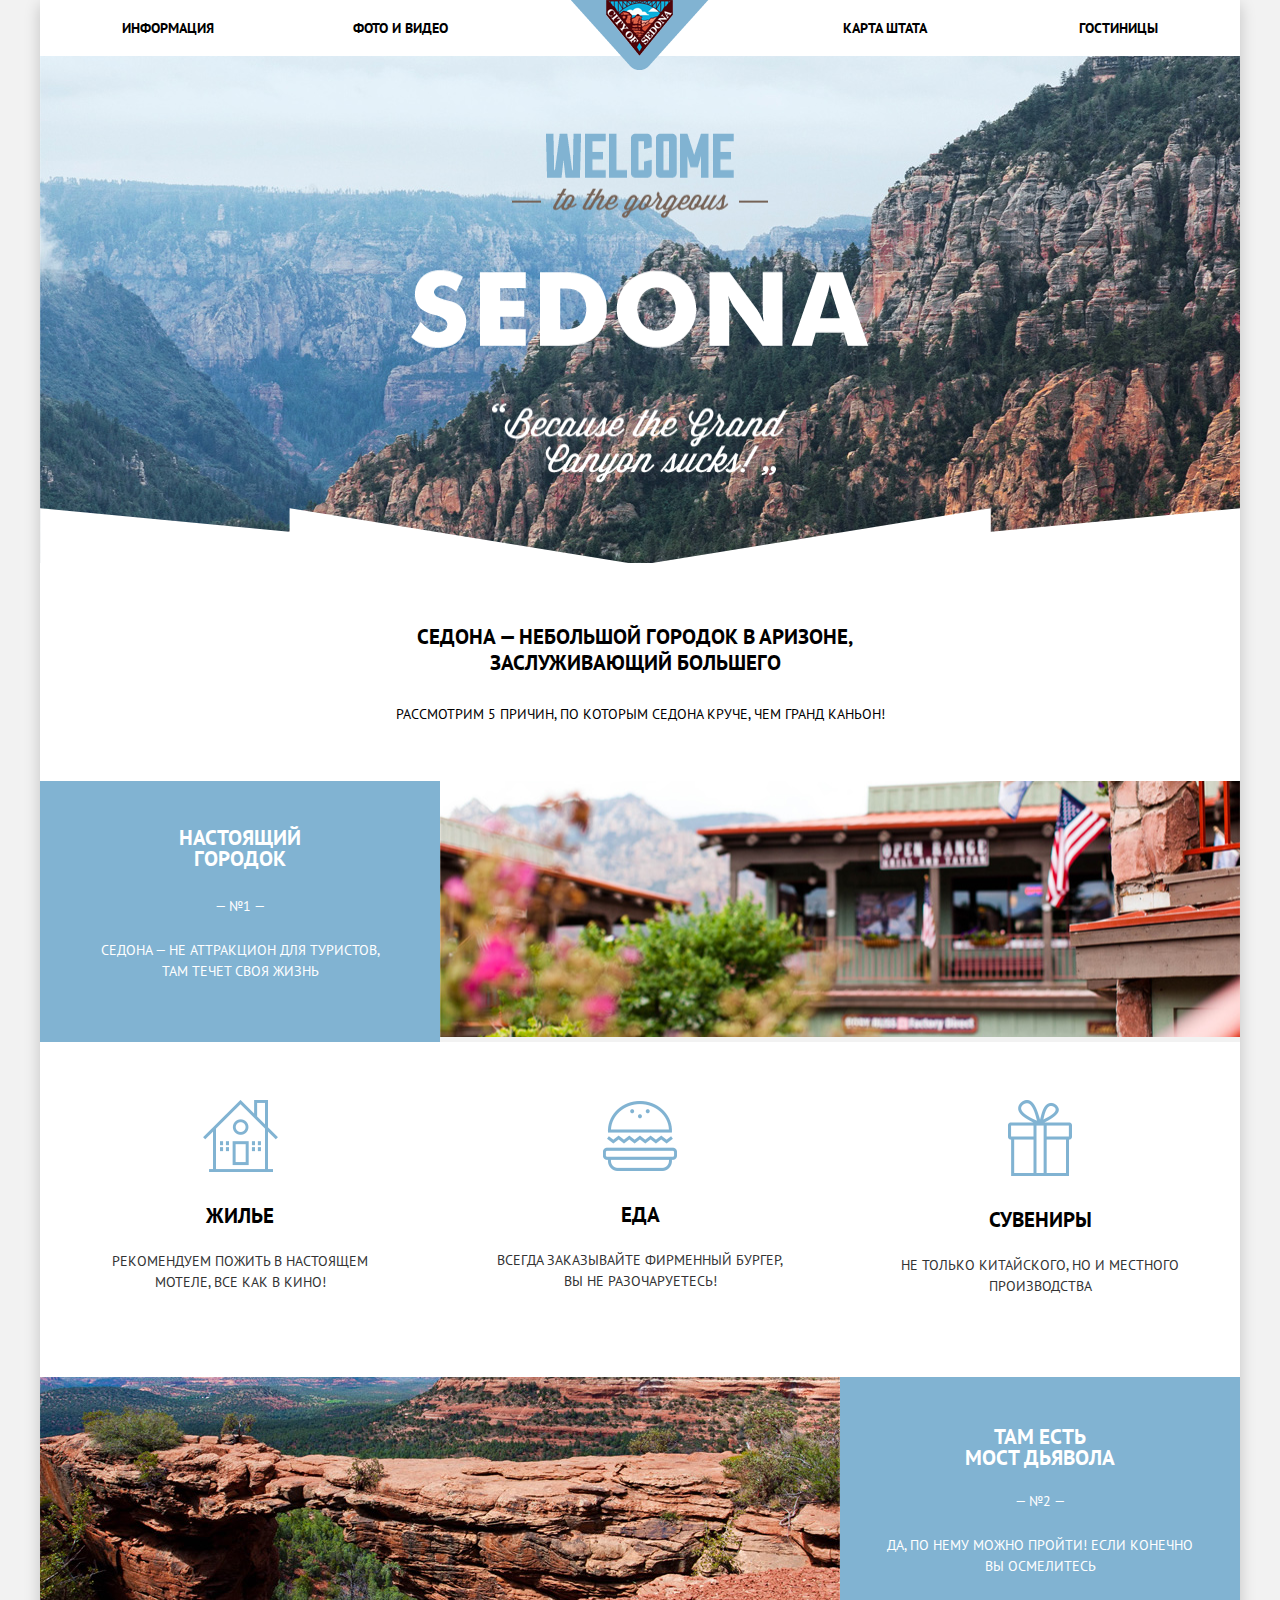
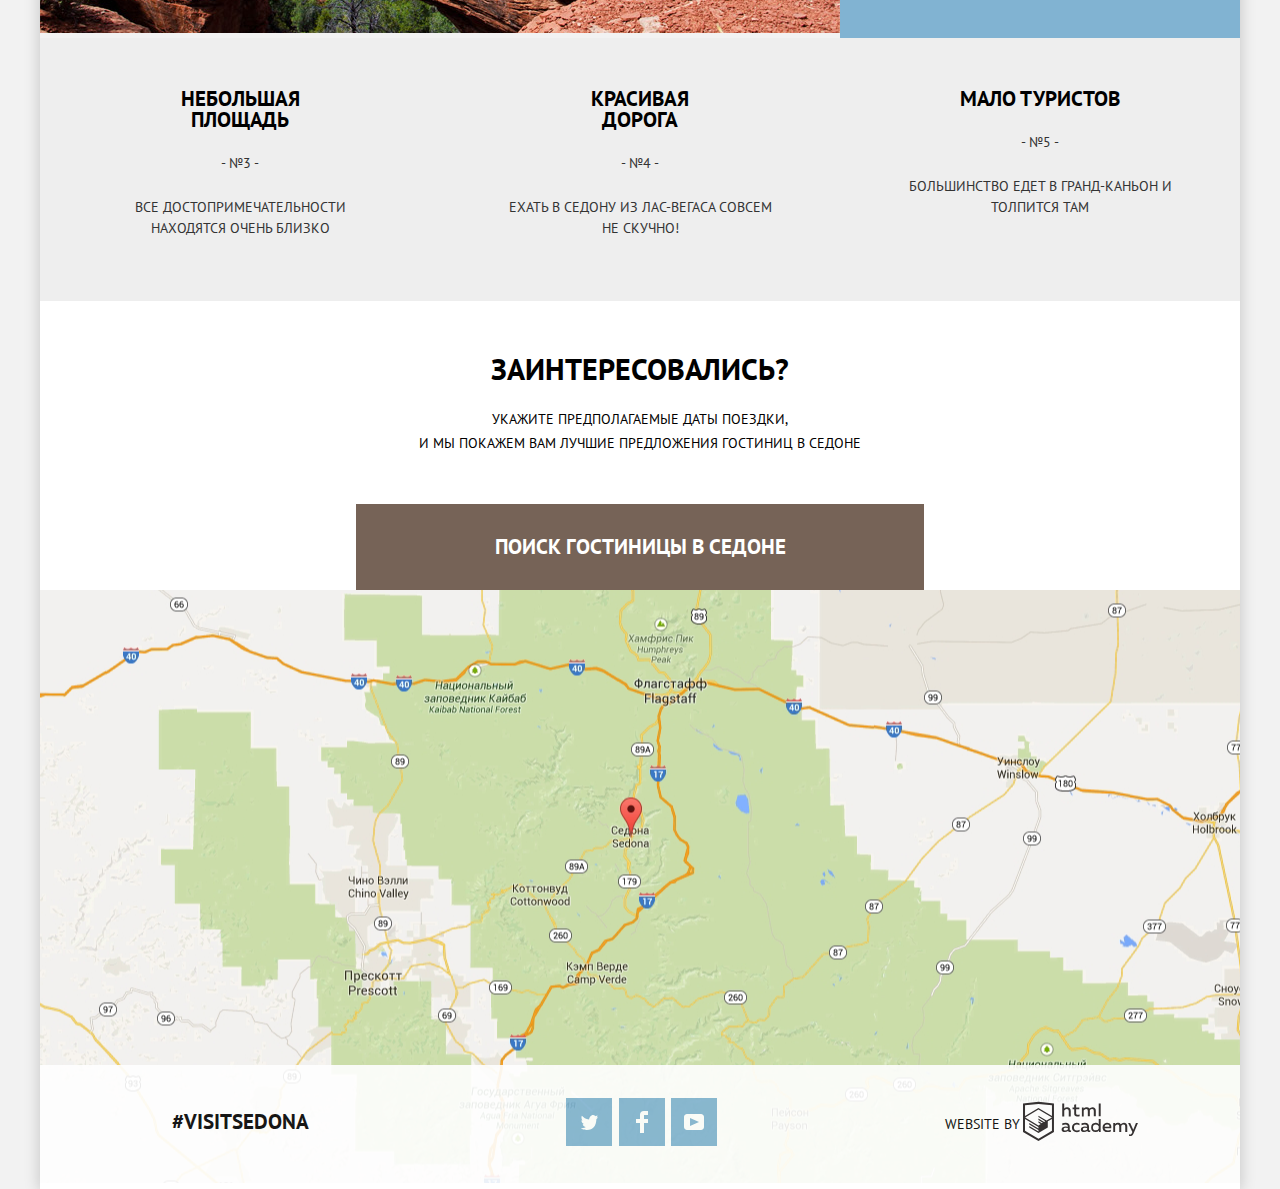
<file: index.html>
<!DOCTYPE html>
<html lang="ru">
  <head>
    <meta charset="utf-8">
    <title>HTML Academy: Седона</title>
    <link href="https://fonts.googleapis.com/css?family=PT+Sans:400,700&amp;subset=latin-ext" rel="stylesheet">
    <link href="css/normalize.css" rel="stylesheet">
    <link href="css/style.css" rel="stylesheet">
  </head>
  <body class="container">
    <header class="main-header">
      <a class="main-header-logo"></a>
      <nav class="main-navigation">
        <span class="visually-hidden">навигация по сайту</span>
        <ul class="site-navigation">
          <li><a href="#">Информация</a></li>
          <li><a href="#">Фото и видео</a></li>
          <li><a href="#">Карта штата</a></li>
          <li><a href="inner.html">Гостиницы</a></li>
        </ul>
      </nav>
    </header>
    <main>
      <div class="top-banner">
          <img src="img/banner_text.png" width="458" height="350" alt="">
      </div>
      <section class="city-info">
        <h1> СЕДОНА — НЕБОЛЬШОЙ ГОРОДОК В АРИЗОНЕ, ЗАСЛУЖИВАЮЩИЙ БОЛЬШЕГО</h1>
        <p>рассмотрим 5 причин, по которым Седона круче, чем Гранд Каньон!</p>
      </section>
      <section class="reasons-1">
        <div class="reasons-item-1">
          <h4>Настоящий городок</h4>
          <span> — №1 — </span>
          <p>Седона — не аттракцион для туристов, там течет своя жизнь</p>
        </div>
      </section>
      <section class="advantages">
        <div class="advantages-item appartments">
          <h4>Жилье</h4>
          <p>Рекомендуем пожить в настоящем мотеле, все как в кино!</p>
        </div>
        <div class="advantages-item food">
          <h4>Еда</h4>
          <p>Всегда заказывайте фирменный бургер, вы не разочаруетесь!</p>
        </div>
        <div class="advantages-item gifts">
          <h4>Сувениры</h4>
          <p>Не только китайского, но и местного производства</p>
        </div>
      </section>
      <section class="reasons-2">
        <div class="reasons-item-2">
          <h4>Там есть <br> мост дьявола</h4>
          <span> — №2 — </span>
          <p>Да, по нему можно пройти! Если конечно вы осмелитесь</p>
        </div>
      </section>
      <section class="features">
        <div class="features-item">
          <h4>Небольшая площадь</h4>
          <span>- №3 -</span>
          <p>Все достопримечательности находятся очень близко</p>
        </div>
        <div class="features-item">
          <h4>Красивая дорога</h4>
          <span> - №4 -</span>
          <p>Ехать в седону из Лас-Вегаса совсем не скучно!</p>
        </div>
        <div class="features-item">
          <h4>Мало туристов</h4>
          <span>- №5 -</span>
          <p>Большинство едет в Гранд-Каньон и толпится там</p>
        </div>
      </section>
      <section class="appointment">
        <h2>Заинтересовались?</h2>
        <p class="appointment-info">Укажите предполагаемые даты поездки, <br> и мы покажем вам лучшие предложения гостиниц в Седоне</p>
        <iframe src="https://www.google.com/maps/embed?pb=!1m18!1m12!1m3!1d52382.31976568531!2d-111.82269236194159!3d34.85886593105503!2m3!1f0!2f0!3f0!3m2!1i1024!2i768!4f13.1!3m3!1m2!1s0x872da132f942b00d%3A0x5548c523fa6c8efd!2z0KHQtdC00L7QvdCwLCDQkNGA0LjQt9C-0L3QsCA4NjMzNiwg0KHQqNCQ!5e0!3m2!1sru!2snl!4v1523047754791" width="1200" height="593" frameborder="0" style="border:0" allowfullscreen></iframe>
        <div class="form-wrapper">
          <span class="visually-hidden">выбор даты заезда</span>
          <h4 class="button-link">поиск гостиницы в седоне</h4>
          <form class="form-block" action="https://echo.htmlacademy.ru" method="get">
              <div class="search-form">
                <label for="datein">Дата заезда</label>
                <input type="text" id="datein" name="checkin" placeholder="24 апреля 2017">
                <span class="visually-hidden">Открыть календарь</span>
                <span class="calendar">
                    <svg xmlns="http://www.w3.org/2000/svg" width="21" height="22" viewBox="0 0 21 22"><path d="M19.251 2.025h-2.845V.648c0-.381-.294-.689-.656-.689-.363 0-.656.308-.656.689v1.377h-3.938V.648c0-.381-.294-.689-.655-.689-.363 0-.657.308-.657.689v1.377H5.906V.648c0-.381-.294-.689-.656-.689-.363 0-.657.308-.657.689v1.377H1.75C.784 2.025 0 2.847 0 3.862v16.302C0 21.179.784 22 1.75 22h17.501c.966 0 1.749-.821 1.749-1.836V3.862c0-1.015-.783-1.837-1.749-1.837zm.437 18.139a.448.448 0 0 1-.437.459H1.75a.45.45 0 0 1-.438-.459V3.862a.45.45 0 0 1 .438-.459h2.844v1.378c0 .381.294.689.657.689.362 0 .656-.308.656-.689V3.403h3.938v1.378c0 .381.294.689.657.689.361 0 .655-.308.655-.689V3.403h3.938v1.378c0 .381.293.689.656.689.362 0 .656-.308.656-.689V3.403h2.845c.241 0 .437.206.437.459v16.302z"/><path d="M4.594 8.225h2.625v2.066H4.594zM4.594 11.668h2.625v2.067H4.594zM4.594 15.112h2.625v2.066H4.594zM9.188 15.112h2.625v2.066H9.188zM9.188 11.668h2.625v2.067H9.188zM9.188 8.225h2.625v2.066H9.188zM13.781 15.112h2.625v2.066h-2.625zM13.781 11.668h2.625v2.067h-2.625zM13.781 8.225h2.625v2.066h-2.625z"/></svg>
                </span>
              </div>
              <div class="search-form">
                <label for="dateout">Дата выезда</label>
                <input type="text" id="dateout" name="checkout" placeholder="4 июля 2017">
                <span class="visually-hidden">Открыть календарь</span>
                <span class="calendar">
                    <svg xmlns="http://www.w3.org/2000/svg" width="21" height="22" viewBox="0 0 21 22"><path d="M19.251 2.025h-2.845V.648c0-.381-.294-.689-.656-.689-.363 0-.656.308-.656.689v1.377h-3.938V.648c0-.381-.294-.689-.655-.689-.363 0-.657.308-.657.689v1.377H5.906V.648c0-.381-.294-.689-.656-.689-.363 0-.657.308-.657.689v1.377H1.75C.784 2.025 0 2.847 0 3.862v16.302C0 21.179.784 22 1.75 22h17.501c.966 0 1.749-.821 1.749-1.836V3.862c0-1.015-.783-1.837-1.749-1.837zm.437 18.139a.448.448 0 0 1-.437.459H1.75a.45.45 0 0 1-.438-.459V3.862a.45.45 0 0 1 .438-.459h2.844v1.378c0 .381.294.689.657.689.362 0 .656-.308.656-.689V3.403h3.938v1.378c0 .381.294.689.657.689.361 0 .655-.308.655-.689V3.403h3.938v1.378c0 .381.293.689.656.689.362 0 .656-.308.656-.689V3.403h2.845c.241 0 .437.206.437.459v16.302z"/><path d="M4.594 8.225h2.625v2.066H4.594zM4.594 11.668h2.625v2.067H4.594zM4.594 15.112h2.625v2.066H4.594zM9.188 15.112h2.625v2.066H9.188zM9.188 11.668h2.625v2.067H9.188zM9.188 8.225h2.625v2.066H9.188zM13.781 15.112h2.625v2.066h-2.625zM13.781 11.668h2.625v2.067h-2.625zM13.781 8.225h2.625v2.066h-2.625z"/></svg>
                </span>
              </div>
              <div class="adults-children-block">
              <div class="search-form adults">
                <label for="adults">взрослые</label>
                <span class="visually-hidden">Уменьшить количество взрослых</span>
                <button class="button-minus" type="button">-</button>
                <input type="text" id="adults" name="adults" value="2">
                <span class="visually-hidden">Увеличить количество взрослых</span>
                <button class="button-plus" type="button">+</button>
              </div>
              <div class="search-form children">
                <label for="children">дети</label>
                <span class="visually-hidden">Уменьшить количество детей</span>
                <button class="button-minus" type="button">-</button>
                <input type="text" id="children" name="children" value="0">
                <span class="visually-hidden">Увеличить количество детей</span>
                <button class="button-plus" type="button">+</button>
              </div>
            </div>
            <button type="submit" class="button search-button">Найти</button>
          </form>
        </div>
      </section>
    </main>
    <footer class="main-footer footer-index">
      <div class="footer-social">
        <a class="sedona-visit" href="#">#Visitsedona</a>
        <ul class="social-link">
          <li>
            <a class="social-button" href="#">
              <span class="visually-hidden">Twitter</span>
              <svg xmlns="http://www.w3.org/2000/svg" xmlns:xlink="http://www.w3.org/1999/xlink" width="17" height="15" viewBox="0 0 17 15"><path fill="#FFF" d="M10.95.144c1.685-.496 2.984.27 3.577 1.179.673-.231 1.331-.481 2.011-.708a2.345 2.345 0 0 1-.857 1.768c.685.17 1.304-.491 1.304-.491-.169 1-1.006 1.788-1.563 2.024-.231 6.75-3.175 11.217-10.077 11.082h-.446c-.41 0-4.164-.46-4.898-1.887 2.271.196 3.893-.422 4.693-1.177-.96-.3-2.679-.477-2.979-2.95.349.106.564.228 1.19.119C1.705 8.247.374 7.53.448 5.33c.285.328 1.067.536 1.34.472C1.085 5.561-.182 2.442.894.85c1.818 1.854 3.735 3.606 7.152 3.773C8.254 2.33 9.183.793 10.95.144z"/></svg>
            </a>
          </li>
          <li>
            <a class="social-button" href="#">
              <span class="visually-hidden">Facebook</span>
              <svg xmlns="http://www.w3.org/2000/svg" width="12" height="22" viewBox="0 0 12 22"><path fill="#FFF" d="M12 4V0H8a4 4 0 0 0-4 4v4H0v4h4v10h4V12h4V8H8V4h4z"/></svg>
            </a>
          </li>
          <li>
            <a class="social-button" href="#">
              <span class="visually-hidden">Youtube</span>
              <svg xmlns="http://www.w3.org/2000/svg" xmlns:xlink="http://www.w3.org/1999/xlink" width="20" height="16" viewBox="0 0 20 16"><path fill="#FFF" d="M17 0H3C1.35 0 0 1.35 0 3v10c0 1.65 1.35 3 3 3h14c1.65 0 3-1.35 3-3V3c0-1.65-1.35-3-3-3zM6.027 11.998V4.002L15.014 8l-8.987 3.998z"/></svg>
            </a>
          </li>
        </ul>
        <p class="footer-copyright">
          <b>Website by</b>
          <a href="https://htmlacademy.ru/intensive/htmlcss" class="copyright-logo">
            <span class="visually-hidden">ссылка на Cайт HTMLAкадемии</span>
				        <svg id="Layer_1" data-name="Layer 1" xmlns="http://www.w3.org/2000/svg" width="115" height="41" viewBox="0 0 108.08 36.85"><title>logo-htmlacademy-small1</title><path d="M44.61,26.88a2,2,0,0,0,.55-0.1v1.33a3.25,3.25,0,0,1-1.18.21,1.67,1.67,0,0,1-1.67-1,4.84,4.84,0,0,1-3.14,1.08c-1.51,0-2.91-.83-2.91-2.55,0-2.13,2-2.79,3.71-2.79a11.08,11.08,0,0,1,2.17.25v-0.3c0-1-.76-1.77-2.19-1.77a7.42,7.42,0,0,0-3,.64v-1.7a10.21,10.21,0,0,1,3.19-.55c2.36,0,3.81,1.12,3.81,3.65v3a0.54,0.54,0,0,0,.49.59h0.17Zm-6.44-1.13A1.35,1.35,0,0,0,39.63,27h0.11a3.39,3.39,0,0,0,2.41-1V24.58a9.72,9.72,0,0,0-1.81-.21c-1,0-2.16.33-2.16,1.38h0Zm12.36-6.11a5,5,0,0,1,2.57.64V22a4.08,4.08,0,0,0-2.3-.7,2.75,2.75,0,1,0,0,5.49,5,5,0,0,0,2.43-.64v1.71a6.27,6.27,0,0,1-2.76.57A4.21,4.21,0,0,1,46,24.51q0-.21,0-0.41a4.32,4.32,0,0,1,4.18-4.46h0.38Zm12.17,7.24a2,2,0,0,0,.55-0.1v1.33a3.25,3.25,0,0,1-1.18.21,1.67,1.67,0,0,1-1.67-1,4.84,4.84,0,0,1-3.14,1.08c-1.51,0-2.91-.83-2.91-2.55,0-2.13,2-2.79,3.71-2.79a11.08,11.08,0,0,1,2.17.25v-0.3c0-1-.76-1.77-2.19-1.77a7.42,7.42,0,0,0-3,.64v-1.7a10.21,10.21,0,0,1,3.19-.55c2.36,0,3.81,1.12,3.81,3.65v3a0.54,0.54,0,0,0,.49.59h0.17Zm-6.44-1.13A1.35,1.35,0,0,0,57.73,27h0.11a3.39,3.39,0,0,0,2.41-1V24.58a9.72,9.72,0,0,0-1.81-.21c-1.06,0-2.16.33-2.16,1.38h0ZM73,16V28.2H71.35V26.88a3.88,3.88,0,0,1-3.19,1.54,4.4,4.4,0,0,1,0-8.78,3.81,3.81,0,0,1,3,1.3V16H73Zm-4.53,5.22a2.76,2.76,0,1,0,0,5.52A2.86,2.86,0,0,0,71.15,25V23A2.91,2.91,0,0,0,68.49,21.27ZM79,19.64c3.31,0,4.46,2.68,3.92,5.09H76.7c0.21,1.5,1.67,2.11,3.19,2.11a6.11,6.11,0,0,0,2.64-.59v1.6a7.14,7.14,0,0,1-3,.57C77,28.42,74.78,27,74.78,24a4.18,4.18,0,0,1,4-4.39H79Zm0.09,1.54a2.28,2.28,0,0,0-2.44,2.1v0.06H81.3A2,2,0,0,0,79.13,21.18Zm5.73,7V19.87h1.65v1a3.81,3.81,0,0,1,2.78-1.27A2.86,2.86,0,0,1,91.89,21a4.12,4.12,0,0,1,2.91-1.33A3.06,3.06,0,0,1,98,23V28.2h-1.9V23.05a1.59,1.59,0,0,0-1.42-1.75H94.42a2.8,2.8,0,0,0-2.07,1.12V28.2h-1.9V23.05A1.59,1.59,0,0,0,89,21.31H88.8a3,3,0,0,0-2.21,1.29v5.63H84.86Zm21.31-8.33h1.9l-3.91,9.46c-0.9,2.17-2.09,2.86-3.35,2.86a4.76,4.76,0,0,1-1.1-.14V30.46a2.86,2.86,0,0,0,.85.12c0.9,0,1.58-.64,2.07-1.9l0.17-.42-4-8.4h2l2.86,6.29ZM38.73,1.46V6.22a3.81,3.81,0,0,1,2.7-1.14,3.25,3.25,0,0,1,3.44,3.4v5.15H43V8.72a1.81,1.81,0,0,0-1.61-2h-0.3a2.93,2.93,0,0,0-2.32,1.39v5.52h-1.9V1.46h1.9ZM49.94,2.31v3h3V6.91h-3v3.81c0,1.1.5,1.46,1.58,1.46a4.49,4.49,0,0,0,1.69-.33v1.6A6.8,6.8,0,0,1,51,13.8a2.55,2.55,0,0,1-2.86-2.74V6.89H46.58V5.26h1.5V2.74Zm5.4,11.31V5.28H57v1A3.81,3.81,0,0,1,59.77,5a2.86,2.86,0,0,1,2.6,1.33A4.12,4.12,0,0,1,65.28,5,3.06,3.06,0,0,1,68.44,8.4v5.21h-1.9V8.46a1.59,1.59,0,0,0-1.42-1.75H64.89a2.8,2.8,0,0,0-2.07,1.12v5.78h-1.9V8.46A1.59,1.59,0,0,0,59.5,6.71H59.27A3,3,0,0,0,57.06,8v5.63H55.34ZM71.17,1.45H73V13.6H71.17V1.45ZM14.71,0H14.55L0,1.54V28.21l14.55,8.66,14.55-8.66V1.54Zm12.5,27.1L14.55,34.64,1.9,27.12V16.18l12.59,7.5V25L5.86,19.9v1.31l8.68,5.21v1.39L5.87,22.65V24l8.68,5.21,8.75-5.24V18.31L27.2,16V27.12Zm0-12.53-3.48,2-1.6,1L14.51,13v1.31L21,18.23H21l-0.14.09-1,.54-5.37-3.2V17l4.24,2.52-1,.67-3.2-1.9v1.31l2.1,1.24L14.5,22.1,2,14.65,14.51,7.11Zm0-1.32L14.49,5.76,1.91,13.25v-10L14.56,1.92,27.21,3.25v10h0Z" transform="translate(0 -0.02)" fill="#231f20"/></svg>
            </a>
        </p>
      </div>
    </footer>
    <script>
      var link = document.querySelector(".button-link");
      var popup = document.querySelector(".form-block");
      var datein = popup.querySelector("[name=checkin]");
      var dateout = popup.querySelector("[name=checkout]");
      var mappopup = document.querySelector(".map")

      var form = document.querySelector("form");

      var isStorageSupport = true;
      var storage = "";

      try {
            storage = localStorage.getItem("login");
          } catch (err) {
            isStorageSupport = false;
  }

      link.addEventListener("click", function (evt) {
        popup.classList.toggle( "modal-show" );

        if (storage) {
          checkin.value = storage;
          checkout.value = storage;
          dateout.focus();
        } else {
          datein.focus();
    }
  });

      form.addEventListener("submit", function (evt) {
        if (!datein.value || !dateout.value) {
          evt.preventDefault();
          console.log("Нужно ввести даты поездки");
        } else {
          if (isStorageSupport) {
          localStorage.setItem("datein", checkin.value);
          localStorage.setItem("dateout", checkout.value);
        }
      }
   });

     window.addEventListener("keydown", function (evt) {
    if (evt.keyCode === 27) {
      evt.preventDefault();
      if (popup.classList.contains("modal-show")) {
        popup.classList.remove("modal-show");
      }
    }
  });


    </script>



  </body>
</html>
</file>
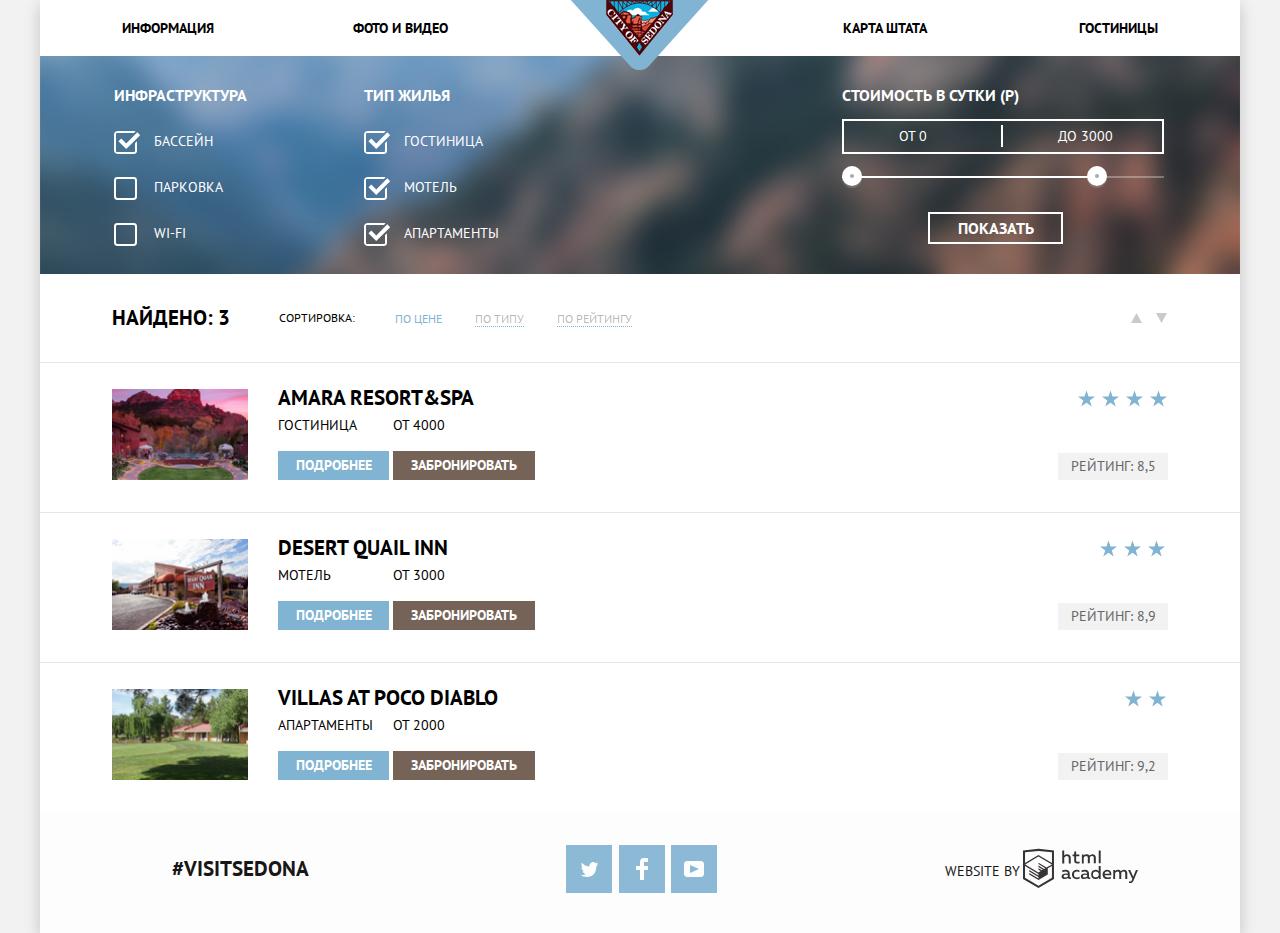
<file: inner.html>
<!DOCTYPE html>
<html lang="ru">
  <head>
    <meta charset="utf-8">
    <title>HTML Academy: Седона</title>
    <link href="https://fonts.googleapis.com/css?family=PT+Sans:400,700&amp;subset=latin-ext" rel="stylesheet">
    <link href="css/normalize.css" rel="stylesheet">
    <link href="css/style.css" rel="stylesheet">
  </head>
  <body class="container">
    <header class="main-header">
      <a href="index.html" class="main-header-logo"></a>
      <nav class="main-navigation">
        <span class="visually-hidden">навигация по сайту</span>
        <ul class="site-navigation">
          <li><a href="#">Информация</a></li>
          <li><a href="#">Фото и видео</a></li>
          <li><a href="#">Карта штата</a></li>
          <li><a href="inner.html">Гостиницы</a></li>
        </ul>
      </nav>
    </header>
    <main>
      <section class="search-menu">
      <h1 class="visually-hidden">Поиск жилья</h1>
        <form class="filter" action="https://echo.htmlacademy.ru" method="get">
          <fieldset class="hotel-service">
            <legend>инфраструктура</legend>
            <span class="visually-hidden">фильтр опций жилья</span>
            <ul class="filter-ul">
                <li class="filter-option">
                  <input class="visually-hidden" type="checkbox" name="pool" id="pool-id" checked>
                  <label for="pool-id">бассейн</label>
                </li>
                <li class="filter-option">
                  <input class="visually-hidden" type="checkbox" name="parking" id="parking-id">
                  <label for="parking-id">парковка</label>
                </li>
                <li class="filter-option">
                  <input class="visually-hidden" type="checkbox" name="wifi" id="wifi-id">
                  <label for="wifi-id">wi-fi</label>
                </li>
              </ul>
          </fieldset>
          <fieldset class="hotel-type">
            <legend>тип жилья</legend>
            <span class="visually-hidden">фильтр типа жилья</span>
              <ul class="filter-ul">
                <li class="filter-option">
                  <input class="visually-hidden" type="checkbox" name="hotel" id="hotel-id" checked>
                  <label for="hotel-id">гостиница</label>
                </li>
                <li class="filter-option">
                  <input class="visually-hidden" type="checkbox" name="motel" id="motel-id" checked>
                  <label for="motel-id">мотель</label>
                </li>
                <li class="filter-option">
                  <input class="visually-hidden" type="checkbox" name="apartement" id="apartement-id" checked>
                  <label for="apartement-id">апартаменты</label>
                </li>
              </ul>
          </fieldset>
          <fieldset class="price-menu">
            <legend>стоимость в сутки (р)</legend>
            <span class="visually-hidden">фильтр цены</span>
            <div class="price-controls">
              <label class="price">от <input type="text" name="min-price" value="0"></label>
              <label class="price">до <input type="text" name="max-price" value="3000"></label>
            </div>
            <div class="range-controls">
              <div class="scale">
                <div class="bar"></div>
              </div>
              <div class="range-toggle range-toggle-min">
                <svg xmlns="http://www.w3.org/2000/svg" width="20" height="23" viewBox="0 0 20 23"><path opacity=".3" fill="#ABABAB" d="M10 20C4.477 20 0 15.522 0 10v2c0 5.522 4.477 10 10 10 5.522 0 10-4.478 10-10v-2c0 5.522-4.478 10-10 10z"/><circle fill="#FFF" cx="10" cy="10" r="10"/><circle fill="#ABABAB" cx="10" cy="10" r="2"/></svg>
              </div>
              <div class="range-toggle range-toggle-max">
                <svg xmlns="http://www.w3.org/2000/svg" width="20" height="23" viewBox="0 0 20 23"><path opacity=".3" fill="#ABABAB" d="M10 20C4.477 20 0 15.522 0 10v2c0 5.522 4.477 10 10 10 5.522 0 10-4.478 10-10v-2c0 5.522-4.478 10-10 10z"/><circle fill="#FFF" cx="10" cy="10" r="10"/><circle fill="#ABABAB" cx="10" cy="10" r="2"/></svg>
              </div>
            </div>
            <button type="submit" class="button search-hotels-button">показать</button>
          </fieldset>
        </form>
      </section>
      <section class="search-result">
        <h2 class="visually-hidden">Выборка</h2>
        <ul class="search-list">
          <li class="count">
            <p>Найдено: 3</p>
          </li>
          <li class="sort">
            <p>Сортировка:</p>
          </li>
          <li class="by-price">
            <a class="btn-sorting btn-sorting-active" href="#">По цене</a>
          </li>
          <li class="by-type">
            <a class="btn-sorting" href="#">По типу</a>
          </li>
          <li class="by-raiting">
            <a class="btn-sorting" href="#">По рейтингу</a>
          </li>
          <li class="sort-result-btn">
            <span class="visually-hidden">Сортировка поиска по возрастанию</span>
            <a class="sort-up" href="#"><svg xmlns="http://www.w3.org/2000/svg" width="11" height="10" viewBox="0 0 11 10"><path fill="#231F20" d="M5.5 0L0 10h11z"/></svg></a>
            <span class="visually-hidden">Сортировка поиска по убыванию</span>
            <a class="sort-down" href="#"> <svg xmlns="http://www.w3.org/2000/svg" width="11" height="10" style="padding-left:10px;" ><path fill="#231F20" d="M5.5 10L0 0h11"/></svg></a>
          </li>
        </ul>
        <span class="visually-hidden">Список отелей</span>
        <ul class="hotels-list">
          <li class="hotels-item">
            <div class="hotel-image">
              <a href="img/amara.jpg">
                <img src="img/amara.jpg" width="136" height="91" alt="гостиница amara resort&spa">
              </a>
            </div>
            <div class="hotel-info">
              <h3>amara resort&spa</h3>
              <span class="visually-hidden">Гостиница amara resort&spa, цена за сутки от 4000 рублей</span>
              <div class="info-wrapper">
                <b class="accommodation-type">гостиница</b>
                <b class="prise">от 4000</b>
              </div>
              <div class="button-wrapper">
                <a class="button-info" href="#">подробнее</a>
                <a class="button-buy" href="#">забронировать</a>
              </div>
            </div>
            <div class="hotel-rating ">
              <div class="stars-wrapper amara">
                <span class="visually-hidden">рейтинг четыре звезды</span>
                <span class="stars"></span>
                <span class="stars"></span>
                <span class="stars"></span>
                <span class="stars"></span>
              </div>
              <span class="rating">Рейтинг: 8,5</span>
            </div>
          </li>
          <li class="hotels-item">
            <div class="hotel-image">
              <a href="img/desert.jpg">
                <img src="img/desert.jpg" width="136" height="91" alt="мотель desert quail inn">
              </a>
            </div>
            <div class="hotel-info">
              <h3>desert quail inn</h3>
              <span class="visually-hidden">Мотель desert quail inn, цена за сутки от 3000 рублей</span>
              <div class="info-wrapper">
                <b class="accommodation-type">мотель</b>
                <b class="prise">от 3000</b>
              </div>
              <div class="button-wrapper">
                <a class="button-info" href="#">подробнее</a>
                <a class="button-buy" href="#">забронировать</a>
              </div>
            </div>
            <div class="hotel-rating">
                <div class="stars-wrapper desert">
                  <span class="visually-hidden">рейтинг три звезды</span>
                    <span class="stars"></span>
                    <span class="stars"></span>
                    <span class="stars"></span>
                </div>
                <span class="rating">Рейтинг: 8,9</span>
            </div>
          </li>
          <li class="hotels-item">
            <div class="hotel-image">
              <a href="img/diablo.jpg">
                <img src="img/diablo.jpg" width="136" height="91" alt="апартаменты villas at poco diablo">
              </a>
            </div>
            <div class="hotel-info">
              <h3>villas at poco diablo</h3>
              <span class="visually-hidden">апартаменты villas at poco diablo, цена за сутки от 2000 рублей</span>
              <div class="info-wrapper">
                <b class="accommodation-type">апартаменты</b>
                <b class="prise">от 2000</b>
              </div>
              <div class="button-wrapper">
                <a class="button-info" href="#">подробнее</a>
                <a class="button-buy" href="#">забронировать</a>
              </div>
            </div>
            <div class="hotel-rating">
              <div class="stars-wrapper diablo">
                  <span class="visually-hidden">рейтинг две звезды</span>
                  <span class="stars"></span>
                  <span class="stars"></span>
              </div>
              <span class="rating">Рейтинг: 9,2</span>
            </div>
          </li>
        </ul>
      </section>
    </main>
    <footer class="main-footer">
      <div class="footer-social">
        <a class="sedona-visit" href="#.html">#Visitsedona</a>
        <ul class="social-link">
          <li>
            <a class="social-button" href="#">
              <span class="visually-hidden">Twitter</span>
              <svg xmlns="http://www.w3.org/2000/svg" xmlns:xlink="http://www.w3.org/1999/xlink" width="17" height="15" viewBox="0 0 17 15"><path fill="#FFF" d="M10.95.144c1.685-.496 2.984.27 3.577 1.179.673-.231 1.331-.481 2.011-.708a2.345 2.345 0 0 1-.857 1.768c.685.17 1.304-.491 1.304-.491-.169 1-1.006 1.788-1.563 2.024-.231 6.75-3.175 11.217-10.077 11.082h-.446c-.41 0-4.164-.46-4.898-1.887 2.271.196 3.893-.422 4.693-1.177-.96-.3-2.679-.477-2.979-2.95.349.106.564.228 1.19.119C1.705 8.247.374 7.53.448 5.33c.285.328 1.067.536 1.34.472C1.085 5.561-.182 2.442.894.85c1.818 1.854 3.735 3.606 7.152 3.773C8.254 2.33 9.183.793 10.95.144z"/></svg>
            </a>
          </li>
          <li>
            <a class="social-button" href="#">
              <span class="visually-hidden">Facebook</span>
              <svg xmlns="http://www.w3.org/2000/svg" width="12" height="22" viewBox="0 0 12 22"><path fill="#FFF" d="M12 4V0H8a4 4 0 0 0-4 4v4H0v4h4v10h4V12h4V8H8V4h4z"/></svg>
            </a>
          </li>
          <li>
            <a class="social-button" href="#">
              <span class="visually-hidden">Youtube</span>
              <svg xmlns="http://www.w3.org/2000/svg" xmlns:xlink="http://www.w3.org/1999/xlink" width="20" height="16" viewBox="0 0 20 16"><path fill="#FFF" d="M17 0H3C1.35 0 0 1.35 0 3v10c0 1.65 1.35 3 3 3h14c1.65 0 3-1.35 3-3V3c0-1.65-1.35-3-3-3zM6.027 11.998V4.002L15.014 8l-8.987 3.998z"/></svg>
            </a>
          </li>
        </ul>
        <p class="footer-copyright">
          <b>Website by</b>
          <a href="https://htmlacademy.ru/intensive/htmlcss" class="copyright-logo" >
            <span class="visually-hidden">ссылка на Cайт HTMLAкадемии</span>
				        <svg id="Layer_1" data-name="Layer 1" xmlns="http://www.w3.org/2000/svg" width="115" height="41" viewBox="0 0 108.08 36.85"><title>logo-htmlacademy-small1</title><path d="M44.61,26.88a2,2,0,0,0,.55-0.1v1.33a3.25,3.25,0,0,1-1.18.21,1.67,1.67,0,0,1-1.67-1,4.84,4.84,0,0,1-3.14,1.08c-1.51,0-2.91-.83-2.91-2.55,0-2.13,2-2.79,3.71-2.79a11.08,11.08,0,0,1,2.17.25v-0.3c0-1-.76-1.77-2.19-1.77a7.42,7.42,0,0,0-3,.64v-1.7a10.21,10.21,0,0,1,3.19-.55c2.36,0,3.81,1.12,3.81,3.65v3a0.54,0.54,0,0,0,.49.59h0.17Zm-6.44-1.13A1.35,1.35,0,0,0,39.63,27h0.11a3.39,3.39,0,0,0,2.41-1V24.58a9.72,9.72,0,0,0-1.81-.21c-1,0-2.16.33-2.16,1.38h0Zm12.36-6.11a5,5,0,0,1,2.57.64V22a4.08,4.08,0,0,0-2.3-.7,2.75,2.75,0,1,0,0,5.49,5,5,0,0,0,2.43-.64v1.71a6.27,6.27,0,0,1-2.76.57A4.21,4.21,0,0,1,46,24.51q0-.21,0-0.41a4.32,4.32,0,0,1,4.18-4.46h0.38Zm12.17,7.24a2,2,0,0,0,.55-0.1v1.33a3.25,3.25,0,0,1-1.18.21,1.67,1.67,0,0,1-1.67-1,4.84,4.84,0,0,1-3.14,1.08c-1.51,0-2.91-.83-2.91-2.55,0-2.13,2-2.79,3.71-2.79a11.08,11.08,0,0,1,2.17.25v-0.3c0-1-.76-1.77-2.19-1.77a7.42,7.42,0,0,0-3,.64v-1.7a10.21,10.21,0,0,1,3.19-.55c2.36,0,3.81,1.12,3.81,3.65v3a0.54,0.54,0,0,0,.49.59h0.17Zm-6.44-1.13A1.35,1.35,0,0,0,57.73,27h0.11a3.39,3.39,0,0,0,2.41-1V24.58a9.72,9.72,0,0,0-1.81-.21c-1.06,0-2.16.33-2.16,1.38h0ZM73,16V28.2H71.35V26.88a3.88,3.88,0,0,1-3.19,1.54,4.4,4.4,0,0,1,0-8.78,3.81,3.81,0,0,1,3,1.3V16H73Zm-4.53,5.22a2.76,2.76,0,1,0,0,5.52A2.86,2.86,0,0,0,71.15,25V23A2.91,2.91,0,0,0,68.49,21.27ZM79,19.64c3.31,0,4.46,2.68,3.92,5.09H76.7c0.21,1.5,1.67,2.11,3.19,2.11a6.11,6.11,0,0,0,2.64-.59v1.6a7.14,7.14,0,0,1-3,.57C77,28.42,74.78,27,74.78,24a4.18,4.18,0,0,1,4-4.39H79Zm0.09,1.54a2.28,2.28,0,0,0-2.44,2.1v0.06H81.3A2,2,0,0,0,79.13,21.18Zm5.73,7V19.87h1.65v1a3.81,3.81,0,0,1,2.78-1.27A2.86,2.86,0,0,1,91.89,21a4.12,4.12,0,0,1,2.91-1.33A3.06,3.06,0,0,1,98,23V28.2h-1.9V23.05a1.59,1.59,0,0,0-1.42-1.75H94.42a2.8,2.8,0,0,0-2.07,1.12V28.2h-1.9V23.05A1.59,1.59,0,0,0,89,21.31H88.8a3,3,0,0,0-2.21,1.29v5.63H84.86Zm21.31-8.33h1.9l-3.91,9.46c-0.9,2.17-2.09,2.86-3.35,2.86a4.76,4.76,0,0,1-1.1-.14V30.46a2.86,2.86,0,0,0,.85.12c0.9,0,1.58-.64,2.07-1.9l0.17-.42-4-8.4h2l2.86,6.29ZM38.73,1.46V6.22a3.81,3.81,0,0,1,2.7-1.14,3.25,3.25,0,0,1,3.44,3.4v5.15H43V8.72a1.81,1.81,0,0,0-1.61-2h-0.3a2.93,2.93,0,0,0-2.32,1.39v5.52h-1.9V1.46h1.9ZM49.94,2.31v3h3V6.91h-3v3.81c0,1.1.5,1.46,1.58,1.46a4.49,4.49,0,0,0,1.69-.33v1.6A6.8,6.8,0,0,1,51,13.8a2.55,2.55,0,0,1-2.86-2.74V6.89H46.58V5.26h1.5V2.74Zm5.4,11.31V5.28H57v1A3.81,3.81,0,0,1,59.77,5a2.86,2.86,0,0,1,2.6,1.33A4.12,4.12,0,0,1,65.28,5,3.06,3.06,0,0,1,68.44,8.4v5.21h-1.9V8.46a1.59,1.59,0,0,0-1.42-1.75H64.89a2.8,2.8,0,0,0-2.07,1.12v5.78h-1.9V8.46A1.59,1.59,0,0,0,59.5,6.71H59.27A3,3,0,0,0,57.06,8v5.63H55.34ZM71.17,1.45H73V13.6H71.17V1.45ZM14.71,0H14.55L0,1.54V28.21l14.55,8.66,14.55-8.66V1.54Zm12.5,27.1L14.55,34.64,1.9,27.12V16.18l12.59,7.5V25L5.86,19.9v1.31l8.68,5.21v1.39L5.87,22.65V24l8.68,5.21,8.75-5.24V18.31L27.2,16V27.12Zm0-12.53-3.48,2-1.6,1L14.51,13v1.31L21,18.23H21l-0.14.09-1,.54-5.37-3.2V17l4.24,2.52-1,.67-3.2-1.9v1.31l2.1,1.24L14.5,22.1,2,14.65,14.51,7.11Zm0-1.32L14.49,5.76,1.91,13.25v-10L14.56,1.92,27.21,3.25v10h0Z" transform="translate(0 -0.02)" fill="#231f20"/>
                </svg>
          </a>
        </div>
    </footer>
  </body>
</html>
</file>
<file: css/style.css>
.visually-hidden {
  position: absolute;
  clip: rect(0 0 0 0);
  width: 1px;
  height: 1px;
  margin: -1px;
}

body {
  font-family: "PT Sans", Arial, sans-serif;
  font-size: 14px;
  line-height: 21px;
  font-weight: 400;
  color:#000000;
  text-transform: uppercase;
  background-color:#f2f2f2;
}

.container {
  width: 1200px;
  margin:0 auto;
  box-shadow: 0 5px 15px rgba(0, 1, 1, 0.2);
  padding: 0;
}

a {
  text-decoration: none;
}

.main-header {
  background-color: #ffffff;
}

.main-navigation {
  font-size: 14px;
  line-height: 26px;
  font-weight: 700;
  color: #000000;
  background-color: #ffffff;
}

.main-navigation,
.site-navigation {
  list-style: none;
}

.main-navigation a,
.site-navigation a {
  color: #000000;
}

.site-navigation a:hover,
.user-navigation a:hover {
  color: #81b3d2;
}

.site-navigation a:focus,
.user-navigation a:focus{
  color: #b3b3b3;
}

.main-header {
  position: relative;
}

.main-header-logo {
  position: absolute;
  left:50%;
  transform: translateX(-50%);
  background-image: url("../img/logo.png");
  width:138px;
  height: 70px;
}

.site-navigation {
  display:flex;
  flex-wrap: wrap;
  margin:0 72px -55px;
  justify-content: flex-start;
  align-items: center;
  padding: 15px 0;
  text-align: center;
}

.site-navigation li {
  display: inline-block;
  padding: 0 10px;
  width: 20%;
}

.site-navigation li:first-child {
  text-align: left;
}

.site-navigation li:nth-child(2) {
  text-align: left;
}

.site-navigation li:nth-child(3) {
  text-align: right;
  margin-left: auto;
}

.site-navigation li:last-child {
  text-align: right;
}

.top-banner {
  background-image: url("../img/bg_banner.jpg");
  background-repeat: no-repeat;
  width: 1200px;
	height: 568px;
  display:flex;
  flex-direction: column;
  align-items: center;
  margin-bottom:0;
}

.top-banner img {
  margin:132px 0 25px;
}

.top-banner::after {
  content: url("../img/banner_mask.png");
}

.city-info {
  background-color: #ffffff;
  text-align: center;
  width: 1200px;
  margin-top:-6px;
}

.city-info h1 {
  font-size: 21px;
  line-height: 26px;
  width: 500px;
  margin: 0;
  padding:61px 0 28px 345px ;
}

.city-info p {
  margin:0;
  padding-bottom: 56px;
}

.reasons-item-1,
.reasons-item-2 {
  position: relative;
  text-align: center;
  color: #ffffff;
  background-color: #81b3d2;
  font-size: 14px;
  line-height: 21px;
  font-weight: 400;
}

.reasons-item-2 {
  margin-left: 800px;
}

.reasons-item-1 h4,
.reasons-item-2 h4 {
  font-size: 21px;
  line-height: 21px;
  font-weight: 700;
}

.reasons-item-1::after {
  content: "";
  position: absolute;
  top:0;
  left: 400px;
  width: 800px;
  min-height: 256px;
  background-image: url("../img/feature-1.jpg");
  background-position: left center;
}

.reasons-item-2::before {
  content: "";
  position: absolute;
  top:0;
  right:400px;
  width: 800px;
  min-height: 256px;
  background-image: url("../img/feature-2.jpg");
  background-position: left center;
}

.reasons-1 {
  display: flex;
  min-height: 256px;
}

.reasons-item-1 {
  width: 280px;
  padding: 46px 60px 60px;
}

.reasons-item-1 h4 {
  padding:0 40px;
  margin: 0;
}

.reasons-item-1 span {
  display: inline-block;
  margin: 27px 0 23px 0;
}

.reasons-item-1 p {
  display: inline-block;
  margin: 0;
}

.reasons-2 {
  display: flex;
}

.reasons-item-2 {
  width: 320px;
  padding: 49px 40px 61px;
}

.reasons-item-2 h4 {
  padding:0 40px;
  margin: 0;
}

.reasons-item-2 span {
  display: inline-block;
  margin:23px 0;
}

.reasons-item-2 p {
  display: inline-block;
  margin: 0;
}

.advantages {
  background-color: #ffffff;
  display: flex;
  justify-content: space-around;
}

.advantages-item {
  text-align: center;
  color: #333333;
  font-size: 14px;
  line-height: 21px;
  font-weight: 400;
}

.advantages-item h4 {
  color: #000000;
  font-size: 21px;
  line-height: 21px;
  font-weight: 700;
  margin-top: 27px;
  margin-bottom: 25px;
}

.advantages .advantages-item {
  width: 33%;
  margin-top: 58px;
}

.advantages-item.food {
  margin-top: 59px;
}


.advantages-item.appartments::before {
  content: url("../img/icon-1.png");
  background-size: 75px;
}

.advantages-item.gifts::before {
  content: url("../img/icon-2.png");
  margin-top: 56px;
}

.advantages-item.food::before {
  content: url("../img/icon-3.png");
  margin-top: 59px;
}

.advantages-item p {
  margin-bottom: 80px;
  padding:0 55px;
}

.features {
  display: flex;
  background-color: #eeeeee;
}

.features-item {
  text-align: center;
  color: #333333;
  font-size: 14px;
  line-height: 21px;
  font-weight: 400;
  width: 33%;
  padding: 50px 60px 62px;
}

.features-item h4 {
  color: #000000;
  font-size: 21px;
  line-height: 21px;
  font-weight: 700;
  padding:0 60px;
  margin: 0;
}

.features-item span {
  display: inline-block;
  margin: 23px 0;
}

.features-item p {
  display: inline-block;
  margin: 0;
}

.appointment {
  position: relative;
  text-align: center;
  padding-top: 50px;
  background-color: #ffffff;
}

.appointment h2 {
  font-size: 30px;
  line-height: 36px;
  font-weight: 700;
  color: #000000;
  margin: 0;

}

.appointment-info {
  font-size: 14px;
  line-height: 24px;
  font-weight: 400;
}

.appointment h4 {
  background-color: #766357;
  font-size: 21px;
  line-height: 26px;
  font-weight: 700;
  color: #ffffff;
}

.appointment h4:hover{
  background-color:#604e43;
}

.appointment h4:focus{
  background-color: #503e33;
  color:#857871;
}

.appointment-item input {
  width: 346px;
}

.appointment p {
  display: inline-block;
  margin: 0 ;
  padding:20px 0 135px;
}

iframe {
background-image: url("../img/map.png");
background-position: center;
width:1200px;
height:593px;
}

.form-wrapper {
  position: absolute;
  display:flex;
  flex-direction: column;
  flex-wrap: wrap;
  justify-content: space-between;
  align-items: center;
  left:50%;
  transform: translateX(-50%);
  top:175px;
  background-color: #ffffff;
  margin: 0;
  padding: 0;
}

.form-wrapper h4 {
  padding: 30px 0;
  margin: 0;
  margin-top: 27.93px;
  width: 568px;
}

.calendar {
  opacity: 0.3;
  position: absolute;
  padding-top: 7px;
  left: 85%;
}

.calendar svg {
  display: block;
}

.calendar:hover {
  opacity: 1;
}

.calendar:active {
  fill: #81b3d2;
}

.form-block {
  box-shadow: 0 7px 15px rgba(0, 1, 1, 0.15);
  padding-top: 55px;
  width: 568px;
}

.form-block {
  display: none;
}

.modal-show {
  display: block;
  animation: bounce 0.5s;
}


.search-form {
  background-color: #ffffff;
  font-size: 14px;
  line-height: 26px;
  font-weight: 700;
  color: #000000;
  margin: 0;
  margin-bottom: 25px;
  padding-left: 45px;
  padding-right: 45px;
}

.form-block label {
  display: inline-block;
  margin-bottom: 12px;
  width: 112px;
}

.adults-children-block {
  display: flex;
  justify-content: space-between;
  margin-bottom: 25px;
  font-size: 0;
}
.search-form.adults {
  display: flex;
  justify-content: flex-start;
  padding-right: 0;
  margin: 0;
}

.search-form.children {
  display: flex;
  justify-content: flex-start;
  padding-right: 10px;
  padding-left: 0;
  margin-right: 45px;
}

.search-form.adults label {
  display: inline-block;
  width: 112px;
  margin-right:10px;
  padding-top:6px;
}

.search-form.children label {
  width:118px;
  padding: 0;
  padding-top:6px;
  margin: 0;
}

.search-form input {
  font:inherit;
  color: #000000;
  font-weight: 700px;
  background-color: #f2f2f2;
  border: none;
  margin: 0;
  box-sizing: border-box;
  height: 38px;
  width: 346px;
  padding: 0 40px 0 13px;
}

.adults-children-block input[type="text"] {
  font:inherit;
  color: #000000;
  font-weight: 700px;
  box-sizing: border-box;
  width: 38px;
  height: 38px;
  padding: 6px;
  text-align: center;
  margin: 0;
}

.search-form input:hover {
  background-color: #ebebeb;
}

.search-form input:focus {
  background-color: #ffffff;
  border-color: #e5e5e5;
}

.search-form .button-minus,
.search-form .button-plus {
  font: inherit;
  text-align: center;
  color: #a9a9a9;
  vertical-align: middle;
  background-color: #f2f2f2;
  border: none;
  box-sizing: border-box;
  width: 38px;
  height: 38px;
  margin: 0;
}

.button-minus:hover,
.button-plus:hover {
  color: #000000;
}

.button-minus:focus,
.button-plus:focus {
  color: #81b3d2;
}

.button.search-button {
  display: inline-block;
  text-transform: uppercase;
  font-size: 21px;
  line-height: 26px;
  font-weight: 700;
  color: #ffffff;
  background-color: #81b3d2;
  border: none;
  padding: 17px 196px;
  margin-bottom: 55px;
}

.search-button:hover {
  background-color: #669ec0;
}

.search-button:focus {
  color: #88b6d1;
  background-color: #5496bd;
}

.main-footer {
  color: #000000;
  background-color: #ffffff;
  opacity: 0.9;
  min-height: 121px;
}

.footer-index {
  position: relative;
  z-index: 1;
  margin-top: -124px;
}

.footer-social {
  display: -webkit-box;
  display: -ms-flexbox;
  display: flex;
  -ms-flex-wrap: wrap;
  flex-wrap: wrap;
  -webkit-box-align: center;
  -ms-flex-align: center;
  align-items: center;
  -webkit-box-pack: justify;
  -ms-flex-pack: justify;
  justify-content: space-between;
  margin-left: 132px;
  margin-right: 102px;
  padding-top: 33px;
}

.sedona-visit {
  display: block;
  color: #000000;
  font-size: 21px;
  line-height: 26px;
  font-weight: 700;
  text-decoration: none;
  margin: 0;
}

.social-link {
  text-align: center;
  list-style: none;
  width: 151px;
  margin: 0;
  padding-left: 33px;
  display: flex;
  flex-wrap: wrap;
  justify-content: space-between;
}

.social-button {
    background-color: #81b3d2;
    width: 46px;
    height: 48px;
    display: flex;
    align-items: center;
    justify-content: center;
  }

.social-button:hover {
    background-color: #669ec0;
}

.social-button:active {
    background-color: #5496bd;
}

.social-button:hover path {
    fill: #ffffff;
}

.social-button:active path {
    fill: #88b6d1;
}

.footer-copyright {
  display: flex;
  justify-content: space-between;
  height: 42px;
  width: 197px;
  margin: 0;
  padding: 0;
}

.footer-copyright b {
  display: inline-block;
  font-weight: 400;
  font-size: 14px;
  line-height: 26px;
  margin: 0 auto;
  vertical-align: top;
  padding: 10px 0 5px;
}

.copyright-logo path {
  fill: #231f20;
}

.copyright-logo:hover path {
	fill: #81b3d2;
}

.copyright-logo:active path {
	fill: #bdbbbc;
}

/* Style for "inner" */

.search-menu {
  background-image: url("../img/bg_banner_blur.jpg");
  background-position: center;
  background-repeat: no-repeat;
  color: #ffffff;
  font-size: 14px;
  line-height: 21px;
  font-weight: 400;
}

.search-menu fieldset {
  border: none;
  padding: 0;
}

.filter {
  display: flex;
  justify-content: flex-start;
  padding:84px 74px 5px 72px;
  margin: 0;
}

.hotel-service legend,
.hotel-type legend,
.price-menu  legend {
  font-size: 16px;
  line-height: 21px;
  font-weight: 700;
}

.hotel-service legend,
.hotel-type legend{
  margin-bottom: 25px;
}

.container .search-hotels-button {
  text-transform: uppercase;
  font-size: 16px;
  line-height: 21px;
  font-weight: 700;
  background-color: transparent;
  width: 135px;
  height: 32px;
  border: 2px solid #ffffff;
  color: #ffffff;
  margin: 34px 0 0 86px;
}

.container .search-hotels-button:hover {
  background-color: #ffffff;
  color: #000000;
}

.price-controls {
  position: relative;
  display: flex;
  justify-content: space-between;
  width: 318px;
  border: 2px solid #ffffff;
  padding: 0;
  margin: 13px 0 0 0;
}

.price-controls label {
 display: inline-block;
 width: 50%;
 margin: 0;
 padding: 5px 8px 5px 55px;
}

.price input {
  background-color: transparent;
  color: inherit;
  border: none;
  width: 70px;
  margin: 0;
  padding: 0;
}

.price-controls::after {
  content: "";
  position: absolute;
  background-color: #ffffff;
  width: 2px;
  height: 22px;
  top:4px;
  left: 157px;
}

.range-controls {
  position: relative;
  margin-top: 22px;
}

.range-controls .scale {
  height: 2px;
  background: rgba(255, 255, 255, 0.3);
}

.bar {
  position: absolute;
  margin: 0;
  padding: 0;
  width: 248px;
  height: 2px;
  background-color: #ffffff;
}

.range-toggle {
  width: 20px;
  height: 22px;
  position: absolute;
  top:-10px;
  cursor: pointer;
}

.range-toggle:hover {
  background-image: url("../img/filter-button.svg");
  background-repeat:no-repeat;
  position: absolute;
  width: 22px;
  height: 24px;
  z-index: 1;
}

.range-toggle-max{
  left:245px;
}

.hotel-type {
  margin-left: 115px;
}

.price-menu {
  margin-left: auto;
}

.filter-ul {
  list-style: none;
  margin: 0;
  padding: 0;
}

.filter-option label {
  vertical-align: top;
  height: 23px;
  cursor: pointer;
  text-align: left;
  margin: 0;
  padding: 0;
}


.filter-ul li {
  margin-bottom: 25px;
  padding-left:40px;
  position: relative;
}

.filter-ul li:last-child {
  padding-bottom: 0;
}


.filter-option label::before {
  content: "";
  display: inline-block;
  width: 19px;
  height: 19px;
  border-radius: 15%;
  border: 2px solid #ffffff;
  margin-right: 16px;
  position: absolute;
  left:0px;
}

input[type="checkbox"]:checked + label::before {
  content: "";
  background-image: url("../img/checkbox-on.svg");
  background-repeat: no-repeat;
  border: none;
  width: 27px;
  height: 23px;
  margin-right: 12px;
}

.search-result ul {
  background-color: #ffffff;
  font-size: 14px;
  line-height: 21px;
  font-weight: 400;
}

.search-list,
.hotels-list {
  list-style: none;
}

.search-list .count,
.hotels-list h3 {
  font-size: 21px;
  line-height: 26px;
  font-weight: 700;
  color: #000000;
}

.search-list .sort {
  font-size: 12px;
  line-height: 18px;
  font-weight: 400;
}

.btn-sorting {
  font-size: 12px;
  line-height: 18px;
  font-weight: 400;
  color: rgba(0, 0, 0, 0.3);
  border-bottom: 1px dotted #81b3d2;
}

.btn-sorting:hover{
  color:#81b3d2;
  border-bottom: 1px dotted #81b3d2;
}

.btn-sorting:focus{
  color:#000000;
  border-bottom: none;
}

.btn-sorting-active{
  color:#81b3d2;
  border-bottom: none;
}

.sort-up path,
.sort-down path{
  fill: #cacaca;
}

.sort-up:hover path,
.sort-down:hover path{
  fill: #231f20;
}

.sort-up:focus path,
.sort-down:focus path,
.sort-up:active path,
.sort-down:active path{
  fill: #81b3d2;
}

.search-list {
  display: flex;
  justify-content: flex-start;
  margin: 0;
  padding:10px 0 10px 72px;
  align-items: center;
}

.search-list li:nth-child(2) {
  margin-left: 49px;
  margin-right: 7px;
}

.search-list li:nth-child(3),
.search-list li:nth-child(4),
.search-list li:nth-child(5) {
  margin-left: 33px;
}

.sort-result-btn {
  margin-left: auto;
  margin-right: 73px;
}

.search-result {
  background-color: #f2f2f2;
}

.hotels-list {
  margin: 0;
  padding: 0;
  background-color: #f2f2f2;
}

.hotels-item {
  display: flex;
  justify-content: flex-start;
  padding:26px 72px;
  border-top: 1px solid #e5e5e5;
  border-collapse: collapse;
}

.hotels-item h3 {
  margin: 0;
  text-align: left;
}

.hotel-info {
  display: flex;
  flex-direction: column;
  justify-content: flex-start;
  margin: 0;
  margin-left: 30px;

}

.hotel-info h3 {
  display: inline-block;
  margin: -4px 0 4px 0;;

}

.hotel-info h3:hover {
  color:#81b3d2;
}

.hotel-info h3:active{
  color: #b2b2b2;
}


.info-wrapper {
  padding-bottom: 15px;
  font-weight: 300;
}

.info-wrapper b {
  display: inline-block;
  vertical-align: top;
  width: 111px;
}

.prise {
  margin-right: 45px;
}

.button-buy {
  vertical-align: middle;
}

.button-wrapper .button-info
  {
  display: inline-block;
  font-weight: 700;
  color:#ffffff;
  background-color: #81b3d2;
  width: 111px;
  padding: 4px 0;
  text-align: center;
  vertical-align:bottom;
}

.button-wrapper .button-info:hover  {
  background-color: #669ec0;
}

.button-wrapper .button-info:focus  {
  background-color: #5496bd;
  color: rgba(255,255,255,0.3);
}

.button-wrapper .button-buy  {
  display: inline-block;
  text-align: center;
  font-weight: 700;
  width: 142px;
  padding: 4px 0;
  color:#ffffff;
  background-color: #766357;
}

.button-wrapper .button-buy:hover  {
  background-color: #604e43;
}

.button-wrapper .button-buy:focus  {
  background-color: #503e33;
  color: rgba(100%, 100%, 100%, 0.3);
}

.hotel-rating {
  display: flex;
  flex-direction: column;
  margin-left: auto;
}

.hotel-rating .rating {
  display: block;
  width: 110px;
  background-color: #f2f2f2;
  color: #666666;
  font-size: 14px;
  font-weight: 400;
  line-height: 21px;
  text-align: center;
  margin-top: 47px;
  padding:3px 0;
}

.stars-wrapper{
  margin-left: auto;
}

.stars {
  background-image: url("../img/st.svg");
  display: inline-block;
  background-repeat: no-repeat;
  background-position: center;
  background-size: 17px 17px;
  width: 20px;
  height: 18px;
  z-index: 10;
}

.stars-wrapper .stars path {
  fill:#81b3d2;
}

.stars-wrapper.amara {
  width: 92px;
  height: 17px;
  display: inline-block;
  background-color: #ffffff;
  text-align: right;
}

.stars-wrapper.desert {
  width: 70px;
  height: 17px;
  display: inline-block;
  background-color: #ffffff;
}
.stars-wrapper.diablo{
  width: 45px;
  height: 17px;
  display: inline-block;
  background-color: #ffffff;
}




@keyframes bounce {

0% {
       opacity: 0;
   }
70% {
      opacity: 0.5;
  }
100% {
        opacity: 0.9;
}
}
</file>
